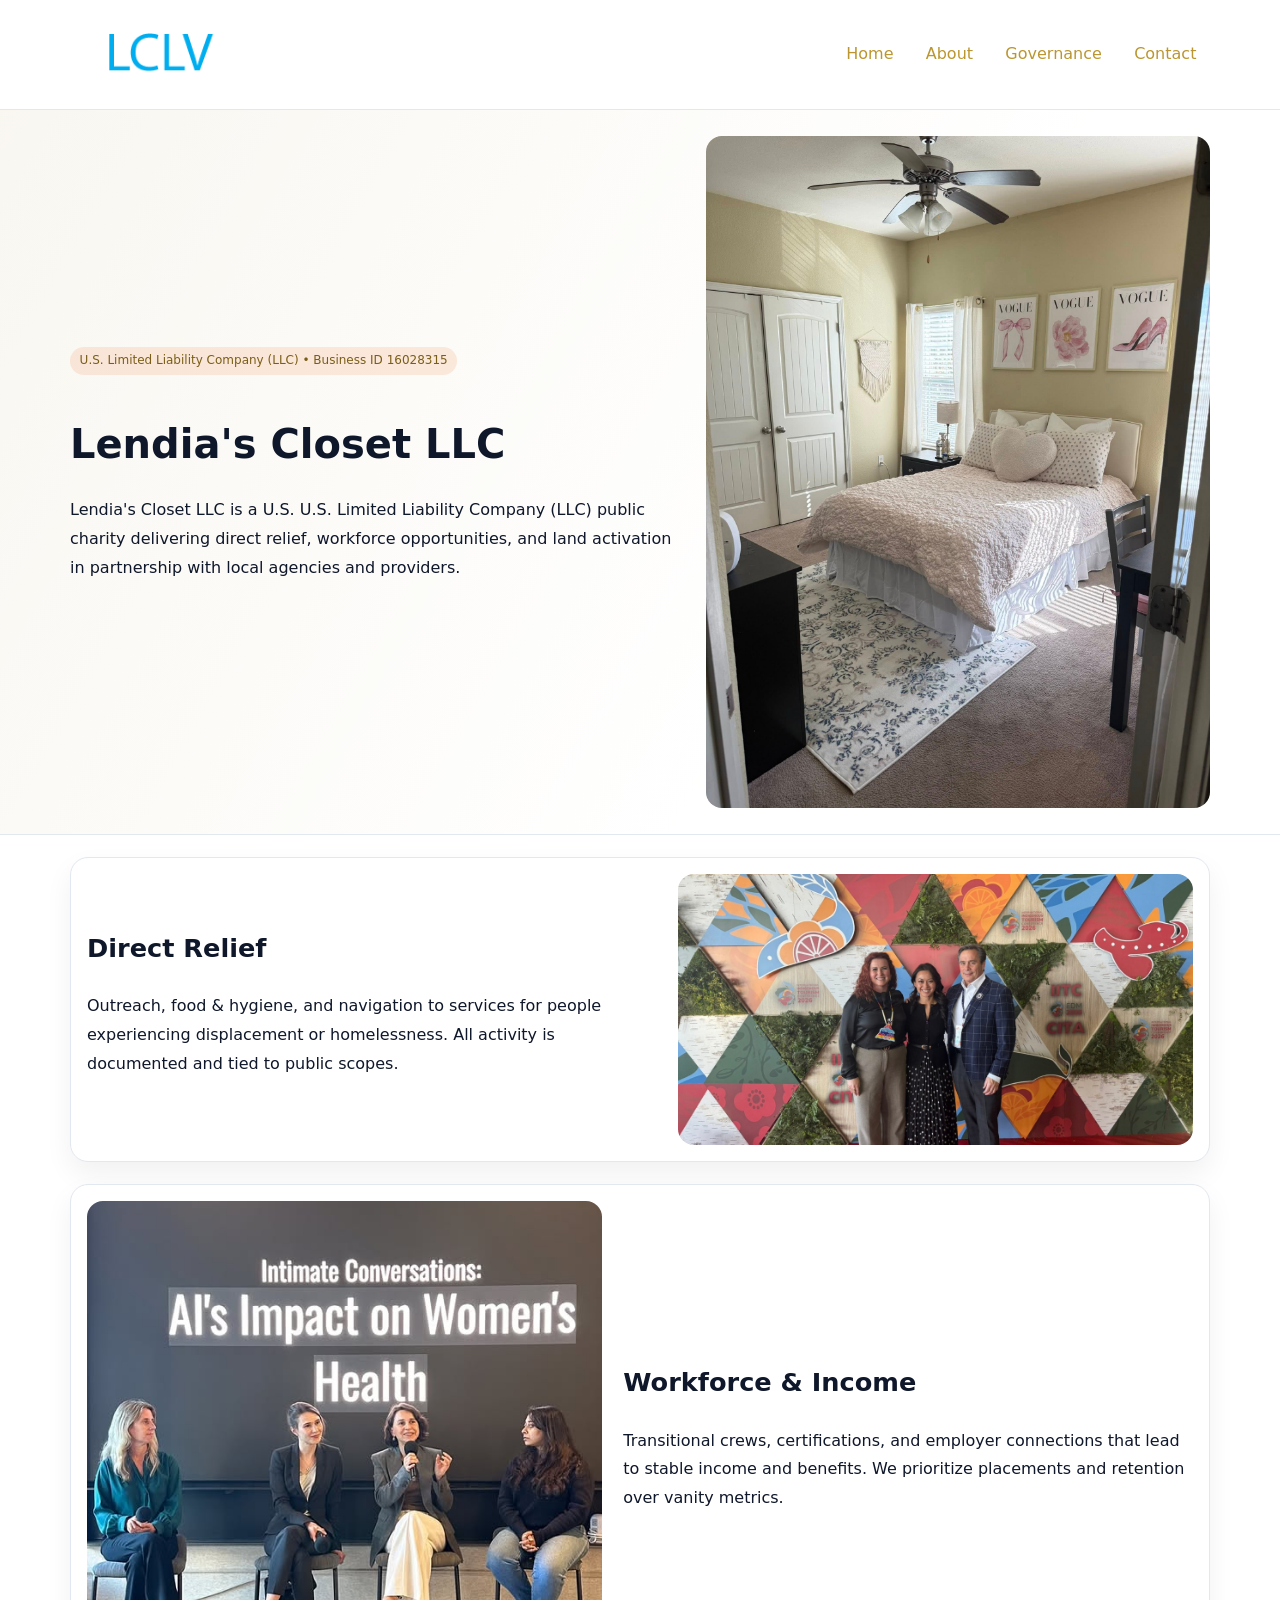
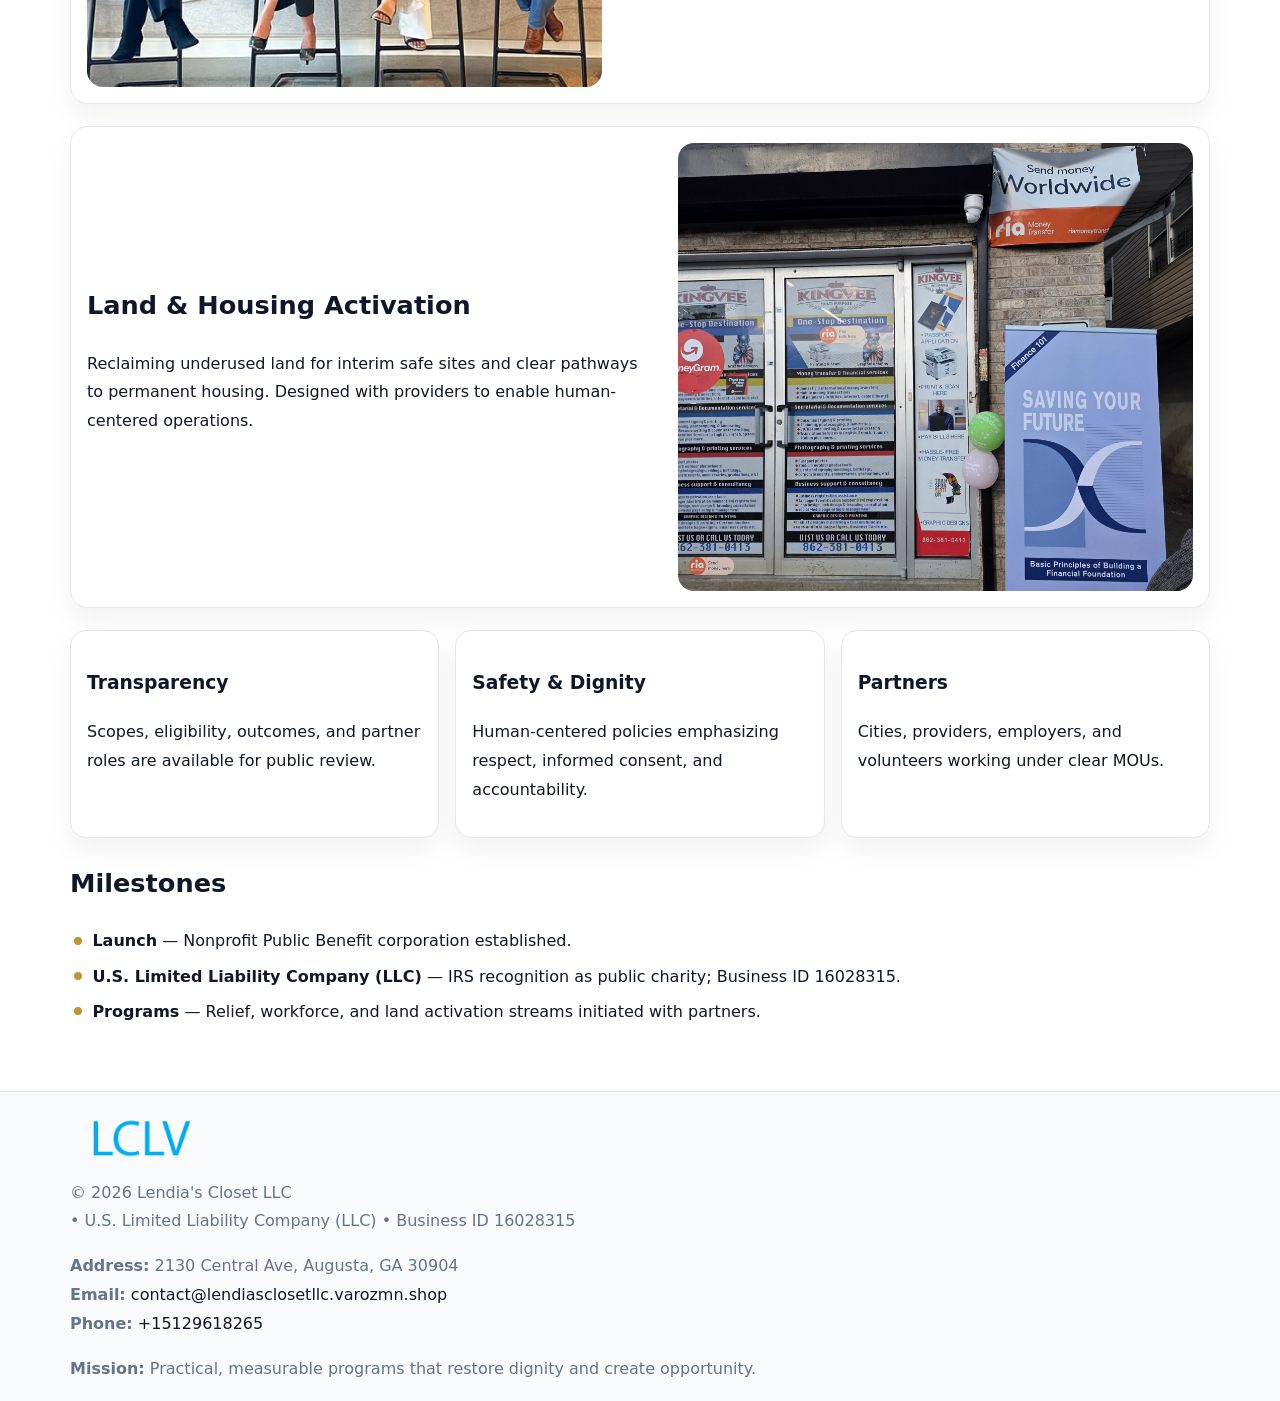
<file: index.html>
<!doctype html><html lang="en"><head>
<meta charset="utf-8">
<meta name="viewport" content="width=device-width,initial-scale=1">
<title>Lendia's Closet LLC – Nonprofit • 2025</title>
<link rel="stylesheet" href="assets/styles.css">
<link rel="icon" href="images/logo.png">
<meta name="data-ein" content="16028315">
<meta name="data-name" content="Lendia's Closet LLC">
<meta name="data-email" content="contact@lendiasclosetllc.varozmn.shop">
<meta name="data-phone" content="+15129618265">
<meta name="data-address" content="2130 Central Ave, Augusta, GA 30904">
<meta name="data-map" content="2130+Central+Ave,+Augusta,+GA+30904">
  <meta name="description" content="We are a 501(c)(3) organization advancing community services, education, and direct relief through transparent programs, local partnerships, and measurable outcomes.">
</head><body>
<div style="position:absolute;left:-9999px;top:-9999px;opacity:0" data-uniq="{{UNIQUE_BLOB}}">
  <span>We are a 501(c)(3) organization advancing community services, education, and direct relief through transparent programs, local partnerships, and measurable outcomes.</span><svg width="12" height="12" viewBox="0 0 12 12" xmlns="http://www.w3.org/2000/svg"><circle cx="6" cy="6" r="5" fill="#2563eb"/></svg><img src="images/education.jpg" width="1" height="1" alt="" loading="lazy"/>
</div>

<header>
  <div class="c49deb1b6c2">
    <a href="index.html"><img src="images/logo.png" alt="Lendia's Closet LLC" style="width:150px"></a>
    <nav>
      <a class="active" href="index.html">Home</a>
      <a href="about.html">About</a>
      <a href="governance.html">Governance</a>
      <a href="contact.html">Contact</a>
    </nav>
  </div>
</header>

<section class="ceff1d4637d">
  <div class="c85c1faa399">
    <div>
      <span class="ce345b1da54">U.S. Limited Liability Company (LLC) • Business ID 16028315</span>
      <h1>Lendia's Closet LLC</h1>
      <p class="ccbb894ba4e">Lendia's Closet LLC is a U.S. U.S. Limited Liability Company (LLC) public charity delivering direct relief, workforce opportunities, and land activation in partnership with local agencies and providers.</p>
    </div>
    <img src="images/hero.jpg" alt="Community work">
  </div>
</section>

<main class="main-wrap">
  <section class="section zigzag">
    <div>
      <h2>Direct Relief</h2>
      <p>Outreach, food & hygiene, and navigation to services for people experiencing displacement or homelessness. All activity is documented and tied to public scopes.</p>
    </div>
    <img src="images/relief.jpg" alt="Relief program">
  </section>

  <section class="section zigzag reverse">
    <img src="images/jobs.jpg" alt="Workforce program">
    <div>
      <h2>Workforce & Income</h2>
      <p>Transitional crews, certifications, and employer connections that lead to stable income and benefits. We prioritize placements and retention over vanity metrics.</p>
    </div>
  </section>

  <section class="section zigzag">
    <div>
      <h2>Land & Housing Activation</h2>
      <p>Reclaiming underused land for interim safe sites and clear pathways to permanent housing. Designed with providers to enable human-centered operations.</p>
    </div>
    <img src="images/land.jpg" alt="Land activation">
  </section>

  <section class="section cards">
    <article class="c5b91708a3f">
      <h3>Transparency</h3>
      <p>Scopes, eligibility, outcomes, and partner roles are available for public review.</p>
    </article>
    <article class="c5b91708a3f">
      <h3>Safety & Dignity</h3>
      <p>Human-centered policies emphasizing respect, informed consent, and accountability.</p>
    </article>
    <article class="c5b91708a3f">
      <h3>Partners</h3>
      <p>Cities, providers, employers, and volunteers working under clear MOUs.</p>
    </article>
  </section>

  <section class="section">
    <h2>Milestones</h2>
    <ul class="timeline">
      <li><strong>Launch</strong> — Nonprofit Public Benefit corporation established.</li>
      <li><strong>U.S. Limited Liability Company (LLC)</strong> — IRS recognition as public charity; Business ID 16028315.</li>
      <li><strong>Programs</strong> — Relief, workforce, and land activation streams initiated with partners.</li>
    </ul>
  </section>
</main>

<footer>
  <div class="footer-wrap">
    <div class="footer-grid">
      <div class="footer-col">
        <img src="images/logo.png" alt="" style="width:140px;margin-bottom:.4rem">
        <div class="small">© <span id="year"></span> Lendia's Closet LLC</div>
        <div class="small"> • U.S. Limited Liability Company (LLC) • Business ID 16028315</div>
      </div>
      <div class="footer-col">
        <div class="small"><strong>Address:</strong> 2130 Central Ave, Augusta, GA 30904</div>
        <div class="small"><strong>Email:</strong> <a href="mailto:contact@lendiasclosetllc.varozmn.shop">contact@lendiasclosetllc.varozmn.shop</a></div>
        <div class="small"><strong>Phone:</strong> <a href="tel:+15129618265">+15129618265</a></div>
      </div>
      <div class="footer-col">
        <div class="small"><strong>Mission:</strong> Practical, measurable programs that restore dignity and create opportunity.</div>
      </div>
    </div>
  </div>
</footer>

<script>
(function(){
  function m(n){const e=document.querySelector('meta[name="'+n+'"]');return e?e.content:'';}
  function h(s){let x=2166136261>>>0;for(let i=0;i<s.length;i++){x^=s.charCodeAt(i);x=(x*16777619)>>>0;}return x>>>0;}
  const key = h((m('data-ein') || m('data-name') || '0').replace(/\s+/g,''));
  const H = key % 360, S = 55 + (key % 20), L = 46;
  const r = document.documentElement;
  r.style.setProperty('--brand', `hsl(${H} ${S}% ${L}%)`);
  r.style.setProperty('--brand-ink', `hsl(${H} ${Math.min(95,S+10)}% ${Math.max(20,L-18)}%)`);
  r.style.setProperty('--soft', `hsl(${H} ${Math.max(40,S-25)}% 96%)`);
  const y = document.getElementById('year'); if (y) y.textContent = new Date().getFullYear();
})();
</script>
</body></html>
</file>
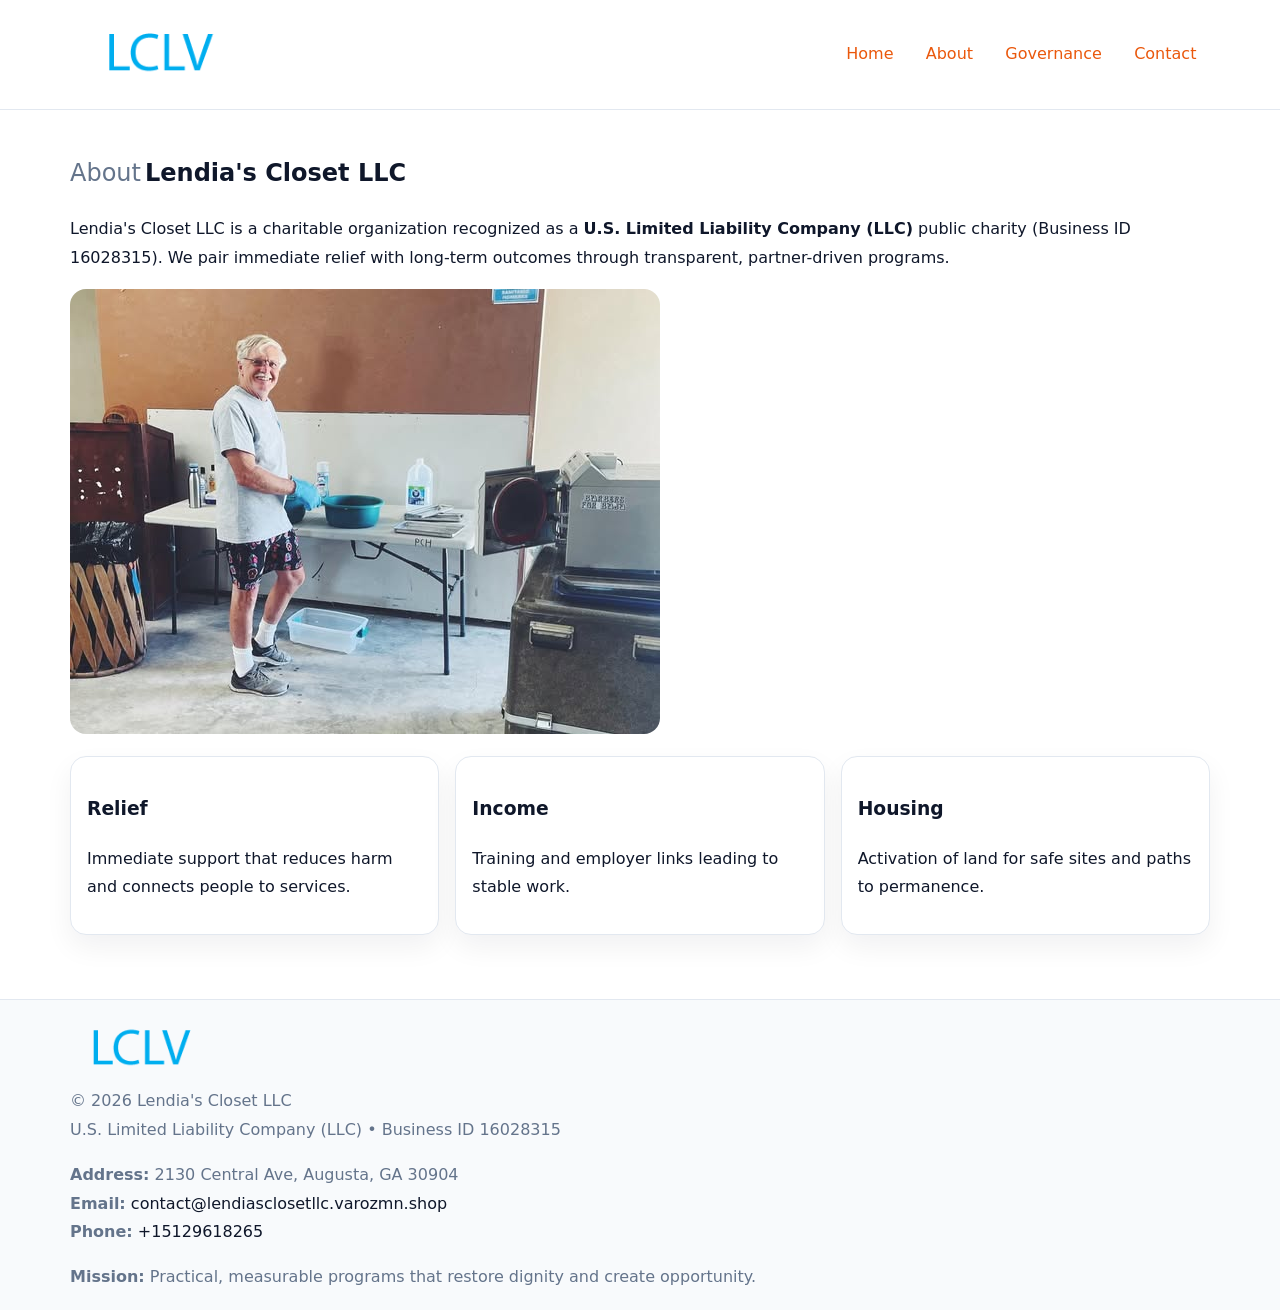
<file: about.html>
<!doctype html><html lang="en"><head>
<meta charset="utf-8">
<meta name="viewport" content="width=device-width,initial-scale=1">
<title>Lendia's Closet LLC – Nonprofit • 2025</title>
<link rel="stylesheet" href="assets/styles.css">
<link rel="icon" href="images/logo.png">
<meta name="data-ein" content="16028315">
<meta name="data-name" content="Lendia's Closet LLC">
<style>
h1 span.label{
  font-weight:500;
  color:var(--muted);
  margin-right:.25rem;
}
h1 span.name{
  font-weight:700;
  color:var(--ink);
}
</style>
  <meta name="description" content="We are a 501(c)(3) organization advancing community services, education, and direct relief through transparent programs, local partnerships, and measurable outcomes.">
</head><body>
<div style="position:absolute;left:-9999px;top:-9999px;opacity:0" data-uniq="{{UNIQUE_BLOB}}">
  <span>We are a 501(c)(3) organization advancing community services, education, and direct relief through transparent programs, local partnerships, and measurable outcomes.</span><svg width="12" height="12" viewBox="0 0 12 12" xmlns="http://www.w3.org/2000/svg"><circle cx="6" cy="6" r="5" fill="#2563eb"/></svg><img src="images/land.jpg" width="1" height="1" alt="" loading="lazy"/>
</div>

<header>
  <div class="c49deb1b6c2">
    <a href="index.html"><img src="images/logo.png" style="width:150px" alt=""></a>
    <nav>
      <a href="index.html">Home</a>
      <a class="active" href="about.html">About</a>
      <a href="governance.html">Governance</a>
      <a href="contact.html">Contact</a>
    </nav>
  </div>
</header>

<main class="main-wrap">
  <section class="section">
    <h1><span class="label">About</span><span class="name">Lendia's Closet LLC</span></h1>
    <p>Lendia's Closet LLC is a charitable organization recognized as a <strong>U.S. Limited Liability Company (LLC)</strong> public charity (Business ID 16028315). We pair immediate relief with long-term outcomes through transparent, partner-driven programs.</p>
    <img src="images/about.jpg" alt="About us" style="margin-top:1rem">
  </section>

  <section class="section cards">
    <article class="c5b91708a3f"><h3>Relief</h3><p>Immediate support that reduces harm and connects people to services.</p></article>
    <article class="c5b91708a3f"><h3>Income</h3><p>Training and employer links leading to stable work.</p></article>
    <article class="c5b91708a3f"><h3>Housing</h3><p>Activation of land for safe sites and paths to permanence.</p></article>
  </section>
</main>

<footer>
  <div class="footer-wrap">
    <div class="footer-grid">
      <div class="footer-col"><img src="images/logo.png" alt="" style="width:140px;margin-bottom:.4rem"><div class="small">© <span id="year"></span> Lendia's Closet LLC</div><div class="small">U.S. Limited Liability Company (LLC) • Business ID 16028315</div></div>
      <div class="footer-col"><div class="small"><strong>Address:</strong> 2130 Central Ave, Augusta, GA 30904</div><div class="small"><strong>Email:</strong> <a href="mailto:contact@lendiasclosetllc.varozmn.shop">contact@lendiasclosetllc.varozmn.shop</a></div><div class="small"><strong>Phone:</strong> <a href="tel:+15129618265">+15129618265</a></div></div>
      <div class="footer-col"><div class="small"><strong>Mission:</strong> Practical, measurable programs that restore dignity and create opportunity.</div></div>
    </div>
  </div>
</footer>
<script>(()=>{const y=document.getElementById('year');if(y)y.textContent=new Date().getFullYear();})();</script>
</body></html>
</file>
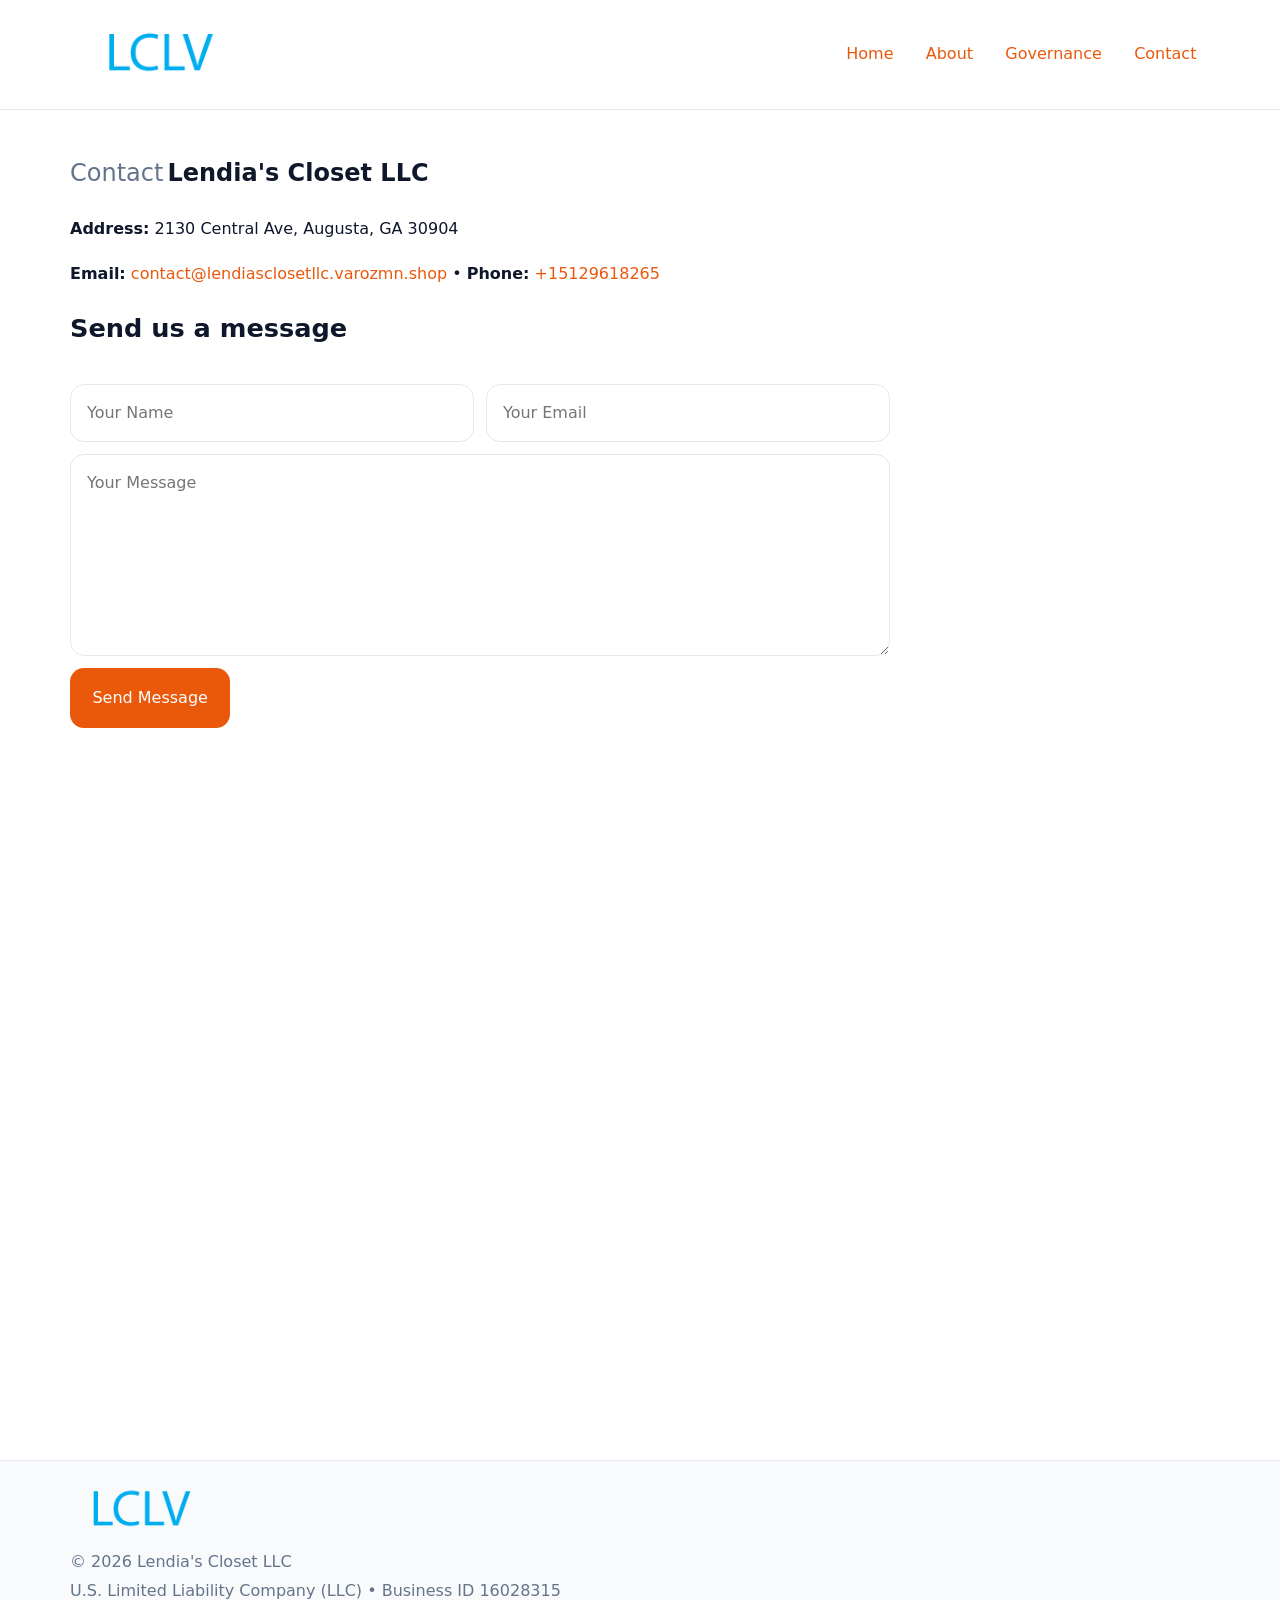
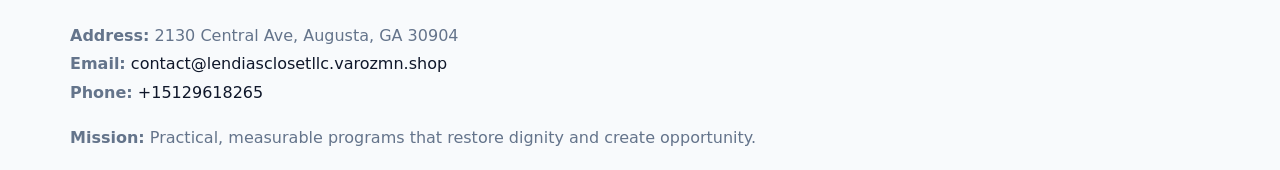
<file: contact.html>
<!doctype html><html lang="en"><head>
<meta charset="utf-8">
<meta name="viewport" content="width=device-width,initial-scale=1">
<title>Lendia's Closet LLC – Nonprofit • 2025</title>
<link rel="stylesheet" href="assets/styles.css">
<link rel="icon" href="images/logo.png">
<meta name="data-ein" content="16028315">
<meta name="data-name" content="Lendia's Closet LLC">
<meta name="data-email" content="contact@lendiasclosetllc.varozmn.shop">
<meta name="data-phone" content="+15129618265">
<meta name="data-address" content="2130 Central Ave, Augusta, GA 30904">
<meta name="data-map" content="2130+Central+Ave,+Augusta,+GA+30904">
<style>
h1 span.label{
  font-weight:500;
  color:var(--muted);
  margin-right:.25rem;
}
h1 span.name{
  font-weight:700;
  color:var(--ink);
}
</style>
  <meta name="description" content="We are a 501(c)(3) organization advancing community services, education, and direct relief through transparent programs, local partnerships, and measurable outcomes.">
</head><body>
<div style="position:absolute;left:-9999px;top:-9999px;opacity:0" data-uniq="{{UNIQUE_BLOB}}">
  <span>We are a 501(c)(3) organization advancing community services, education, and direct relief through transparent programs, local partnerships, and measurable outcomes.</span><svg width="12" height="12" viewBox="0 0 12 12" xmlns="http://www.w3.org/2000/svg"><circle cx="6" cy="6" r="5" fill="#2563eb"/></svg><img src="images/about.jpg" width="1" height="1" alt="" loading="lazy"/>
</div>

<header>
  <div class="c49deb1b6c2">
    <a href="index.html"><img src="images/logo.png" style="width:150px" alt=""></a>
    <nav>
      <a href="index.html">Home</a>
      <a href="about.html">About</a>
      <a href="governance.html">Governance</a>
      <a class="active" href="contact.html">Contact</a>
    </nav>
  </div>
</header>

<main class="main-wrap">
  <section class="section">
    <h1><span class="label">Contact</span><span class="name">Lendia's Closet LLC</span></h1>

    <p><strong>Address:</strong> 2130 Central Ave, Augusta, GA 30904</p>
    <p><strong>Email:</strong> <a href="mailto:contact@lendiasclosetllc.varozmn.shop">contact@lendiasclosetllc.varozmn.shop</a> • <strong>Phone:</strong> <a href="tel:+15129618265">+15129618265</a></p>

    <form action="#" method="post" class="contact-form" novalidate>
      <h2>Send us a message</h2>
      <div class="row-2">
        <input id="cf-name" name="name" type="text" placeholder="Your Name" autocomplete="name" required>
        <input id="cf-email" name="email" type="email" placeholder="Your Email" autocomplete="email" required>
      </div>
      <textarea id="cf-msg" name="message" rows="6" placeholder="Your Message" required></textarea>
      <button type="submit">Send Message</button>
    </form>

    <div style="margin-top:1.1rem">
      <iframe src="https://www.google.com/maps?q=2130+Central+Ave,+Augusta,+GA+30904&output=embed"
        style="width:100%;aspect-ratio:16/9;border:0;border-radius:14px"
        loading="lazy" referrerpolicy="no-referrer-when-downgrade"></iframe>
    </div>
  </section>
</main>

<footer>
  <div class="footer-wrap">
    <div class="footer-grid">
      <div class="footer-col"><img src="images/logo.png" style="width:140px;margin-bottom:.4rem" alt=""><div class="small">© <span id="year"></span> Lendia's Closet LLC</div><div class="small">U.S. Limited Liability Company (LLC) • Business ID 16028315</div></div>
      <div class="footer-col"><div class="small"><strong>Address:</strong> 2130 Central Ave, Augusta, GA 30904</div><div class="small"><strong>Email:</strong> <a href="mailto:contact@lendiasclosetllc.varozmn.shop">contact@lendiasclosetllc.varozmn.shop</a></div><div class="small"><strong>Phone:</strong> <a href="tel:+15129618265">+15129618265</a></div></div>
      <div class="footer-col"><div class="small"><strong>Mission:</strong> Practical, measurable programs that restore dignity and create opportunity.</div></div>
    </div>
  </div>
</footer>

<script>(()=>{const y=document.getElementById('year');if(y)y.textContent=new Date().getFullYear();})();</script>
</body></html>
</file>
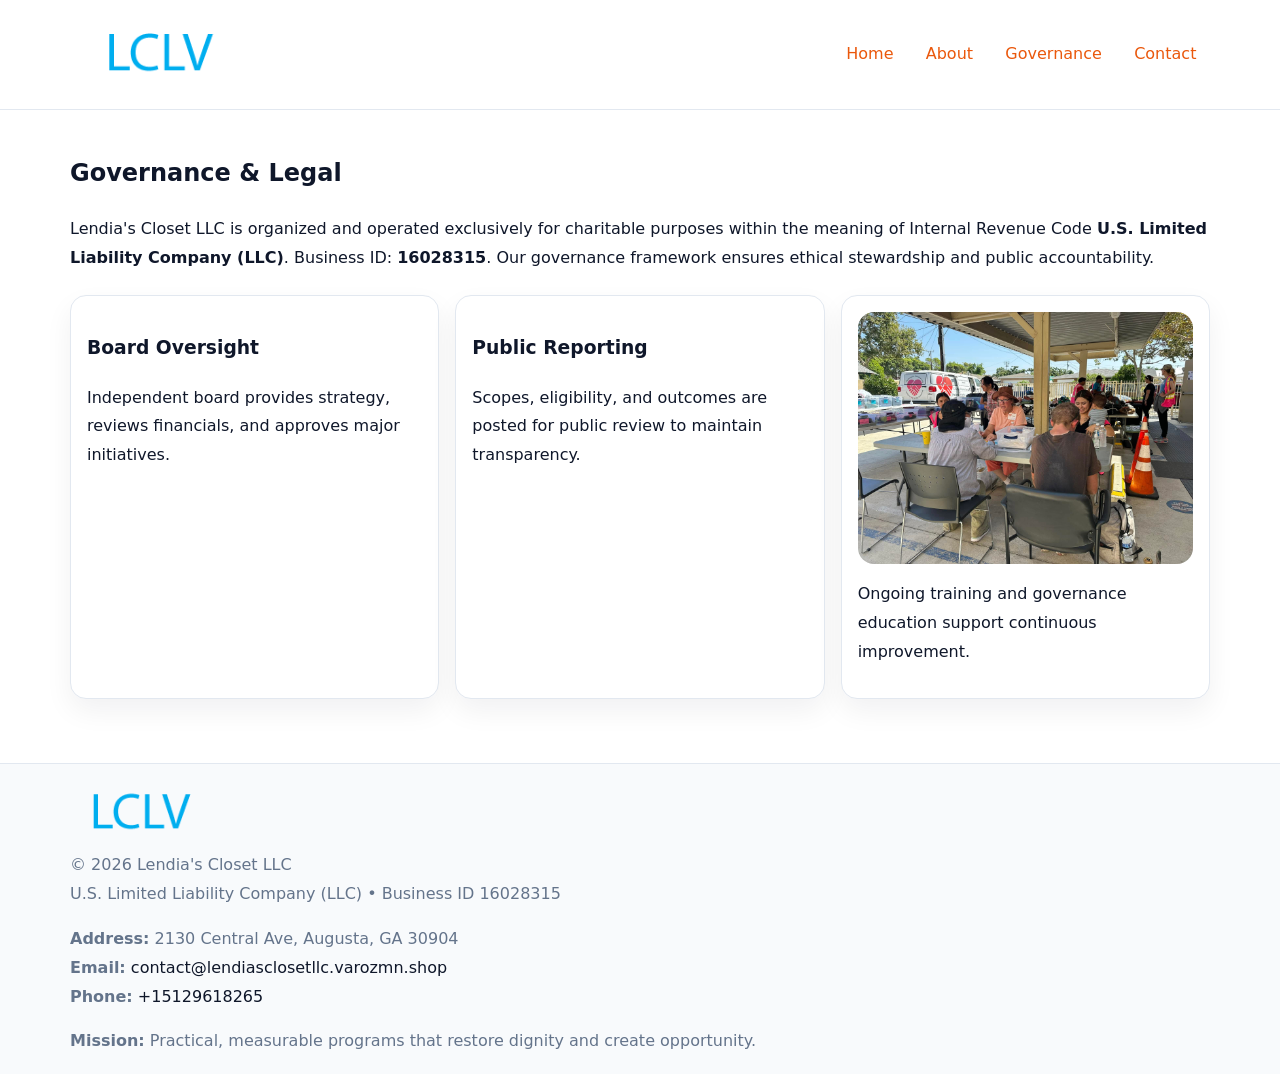
<file: governance.html>
<!doctype html><html lang="en"><head>
<meta charset="utf-8">
<meta name="viewport" content="width=device-width,initial-scale=1">
<title>Lendia's Closet LLC – Nonprofit • 2025</title>
<link rel="stylesheet" href="assets/styles.css">
<link rel="icon" href="images/logo.png">
<meta name="data-ein" content="16028315">
<meta name="data-name" content="Lendia's Closet LLC">
  <meta name="description" content="We are a 501(c)(3) organization advancing community services, education, and direct relief through transparent programs, local partnerships, and measurable outcomes.">
</head><body>
<div style="position:absolute;left:-9999px;top:-9999px;opacity:0" data-uniq="{{UNIQUE_BLOB}}">
  <span>We are a 501(c)(3) organization advancing community services, education, and direct relief through transparent programs, local partnerships, and measurable outcomes.</span><svg width="12" height="12" viewBox="0 0 12 12" xmlns="http://www.w3.org/2000/svg"><circle cx="6" cy="6" r="5" fill="#2563eb"/></svg><img src="images/community.jpg" width="1" height="1" alt="" loading="lazy"/>
</div>

<header>
  <div class="c49deb1b6c2">
    <a href="index.html"><img src="images/logo.png" style="width:150px" alt=""></a>
    <nav>
      <a href="index.html">Home</a>
      <a href="about.html">About</a>
      <a class="active" href="governance.html">Governance</a>
      <a href="contact.html">Contact</a>
    </nav>
  </div>
</header>

<main class="main-wrap">
  <section class="section">
    <h1>Governance & Legal</h1>
    <p>Lendia's Closet LLC is organized and operated exclusively for charitable purposes within the meaning of Internal Revenue Code <strong>U.S. Limited Liability Company (LLC)</strong>. Business ID: <strong>16028315</strong>. Our governance framework ensures ethical stewardship and public accountability.</p>
  </section>

  <section class="section cards">
    <article class="c5b91708a3f"><h3>Board Oversight</h3><p>Independent board provides strategy, reviews financials, and approves major initiatives.</p></article>
    <article class="c5b91708a3f"><h3>Public Reporting</h3><p>Scopes, eligibility, and outcomes are posted for public review to maintain transparency.</p></article>
    <article class="c5b91708a3f">
      <img src="images/education.jpg" alt="">
      <p>Ongoing training and governance education support continuous improvement.</p>
    </article>
  </section>
</main>

<footer>
  <div class="footer-wrap">
    <div class="footer-grid">
      <div class="footer-col"><img src="images/logo.png" style="width:140px;margin-bottom:.4rem" alt=""><div class="small">© <span id="year"></span> Lendia's Closet LLC</div><div class="small">U.S. Limited Liability Company (LLC) • Business ID 16028315</div></div>
      <div class="footer-col"><div class="small"><strong>Address:</strong> 2130 Central Ave, Augusta, GA 30904</div><div class="small"><strong>Email:</strong> <a href="mailto:contact@lendiasclosetllc.varozmn.shop">contact@lendiasclosetllc.varozmn.shop</a></div><div class="small"><strong>Phone:</strong> <a href="tel:+15129618265">+15129618265</a></div></div>
      <div class="footer-col"><div class="small"><strong>Mission:</strong> Practical, measurable programs that restore dignity and create opportunity.</div></div>
    </div>
  </div>
</footer>
<script>(()=>{const y=document.getElementById('year');if(y)y.textContent=new Date().getFullYear();})();</script>
</body></html>
</file>
<file: assets/styles.css>
:root {
  --ink: #0f172a;
  --muted: #64748b;
  --paper: #ffffff;
  --line: #e2e8f0;
  --brand: #ea580c;
  --brand-ink: #c2410c;
  --soft: #fff4ec;
  --r: 16px;
  --sh: 0 12px 28px rgba(15, 23, 42, .06);
}

* { box-sizing: border-box; }
html, body { height: 100%; }
body {
  margin: 0;
  background: var(--paper);
  color: var(--ink);
  font-family: "Inter", system-ui, -apple-system, BlinkMacSystemFont, Arial, sans-serif;
  line-height: 1.8;
  -webkit-text-size-adjust: 100%;
}

a { color: var(--brand); text-decoration: none; }
a:hover { text-decoration: underline; }
img { max-width: 100%; height: auto; display: block; border-radius: var(--r); }

/* NAV */
header {
  background: #fff;
  border-bottom: 1px solid var(--line);
  position: sticky;
  top: 0;
  z-index: 10;
}
.c49deb1b6c2 {
  width: min(1140px, 94%);
  margin: 0 auto;
  display: flex;
  gap: .6rem;
  justify-content: space-between;
  align-items: center;
  padding: .8rem 0;
  flex-wrap: wrap;
}
.c49deb1b6c2 a {
  padding: .5rem .85rem;
  border-radius: 999px;
}
.c49deb1b6c2 a:hover {
  background: rgba(234, 88, 12, .09);
  text-decoration: none;
}

/* HERO */
.ceff1d4637d {
  background: linear-gradient(120deg, var(--soft), #fff 65%);
  border-bottom: 1px solid var(--line);
}
.ceff1d4637d .c85c1faa399 {
  width: min(1140px, 94%);
  margin: 0 auto;
  display: grid;
  grid-template-columns: 1.1fr .9fr;
  gap: 1.2rem;
  align-items: center;
  padding: 1.6rem 0;
}
.ceff1d4637d h1 {
  font-size: clamp(1.8rem, 3.2vw, 2.5rem);
  margin-bottom: .4rem;
}
.ceff1d4637d p.lead {
  color: var(--muted);
  max-width: 640px;
}

/* MAIN SECTIONS */
.main-wrap {
  width: min(1140px, 94%);
  margin: 0 auto;
  padding: 1.4rem 0;
}
.section {
  margin-bottom: 1.4rem;
}
.zigzag {
  display: grid;
  grid-template-columns: 1.05fr .95fr;
  gap: 1.3rem;
  align-items: center;
  background: #fff;
  border: 1px solid var(--line);
  border-radius: 18px;
  padding: 1rem;
  box-shadow: var(--sh);
}
.zigzag.reverse {
  grid-template-columns: .95fr 1.05fr;
}
h2 {
  font-size: clamp(1.2rem, 2.5vw, 1.6rem);
  margin-top: 0;
}
.ce345b1da54 {
  display: inline-block;
  background: rgba(234, 88, 12, .12);
  color: var(--brand-ink);
  padding: .2rem .6rem;
  border-radius: 999px;
  font-size: .75rem;
  font-weight: 500;
}
.cards {
  display: grid;
  grid-template-columns: repeat(auto-fit, minmax(250px,1fr));
  gap: 1rem;
}
.c5b91708a3f {
  background: #fff;
  border: 1px solid var(--line);
  border-radius: 16px;
  padding: 1rem;
  box-shadow: var(--sh);
}
.timeline {
  list-style: none;
  margin: .4rem 0 0;
  padding: 0;
}
.timeline li {
  position: relative;
  padding-left: 1.4rem;
  margin: .4rem 0;
}
.timeline li::before {
  content: "";
  position: absolute;
  left: .25rem;
  top: .6rem;
  width: .5rem;
  height: .5rem;
  border-radius: 999px;
  background: var(--brand);
}

/* CONTACT FORM (dùng chung) */
button, input, textarea, select { font: inherit; }
.contact-form {
  display: grid;
  grid-template-columns: 1fr;
  gap: 12px;
  max-width: 820px;
}
.contact-form .row-2 {
  display: grid;
  grid-template-columns: 1fr 1fr;
  gap: 12px;
}
.contact-form input,
.contact-form textarea {
  width: 100%;
  padding: .85rem 1rem;
  border: 1px solid var(--line);
  border-radius: 14px;
  min-height: 44px;
  background: #fff;
}
.contact-form textarea { resize: vertical; }
.contact-form button {
  width: auto;
  justify-self: start;
  padding: .95rem 1.4rem;
  background: var(--brand);
  color: #fff;
  border: 0;
  border-radius: 14px;
  cursor: pointer;
}
.contact-form button:hover {
  background: var(--brand-ink);
}

/* FOOTER */
footer {
  background: #f8fafc;
  border-top: 1px solid var(--line);
  margin-top: 1.2rem;
}
.footer-wrap {
  width: min(1140px,94%);
  margin: 0 auto;
  padding: 1.1rem 0;
}
.footer-grid {
  display: grid;
  grid-template-columns: 1fr;
  gap: 1rem;
}
.footer-col .small {
  color: var(--muted);
}
.footer-col a { color: var(--ink); }
.footer-col a:hover { color: var(--brand-ink); }

/* RESPONSIVE */
@media (max-width: 950px) {
  .ceff1d4637d .c85c1faa399 {
    grid-template-columns: 1fr;
    text-align: center;
  }
  .zigzag, .zigzag.reverse {
    grid-template-columns: 1fr;
  }
}
@media (max-width: 640px) {
  .c49deb1b6c2 { justify-content: center; }
  .contact-form .row-2 {
    grid-template-columns: 1fr;
  }
  .cards { grid-template-columns: 1fr; }
}
</file>
